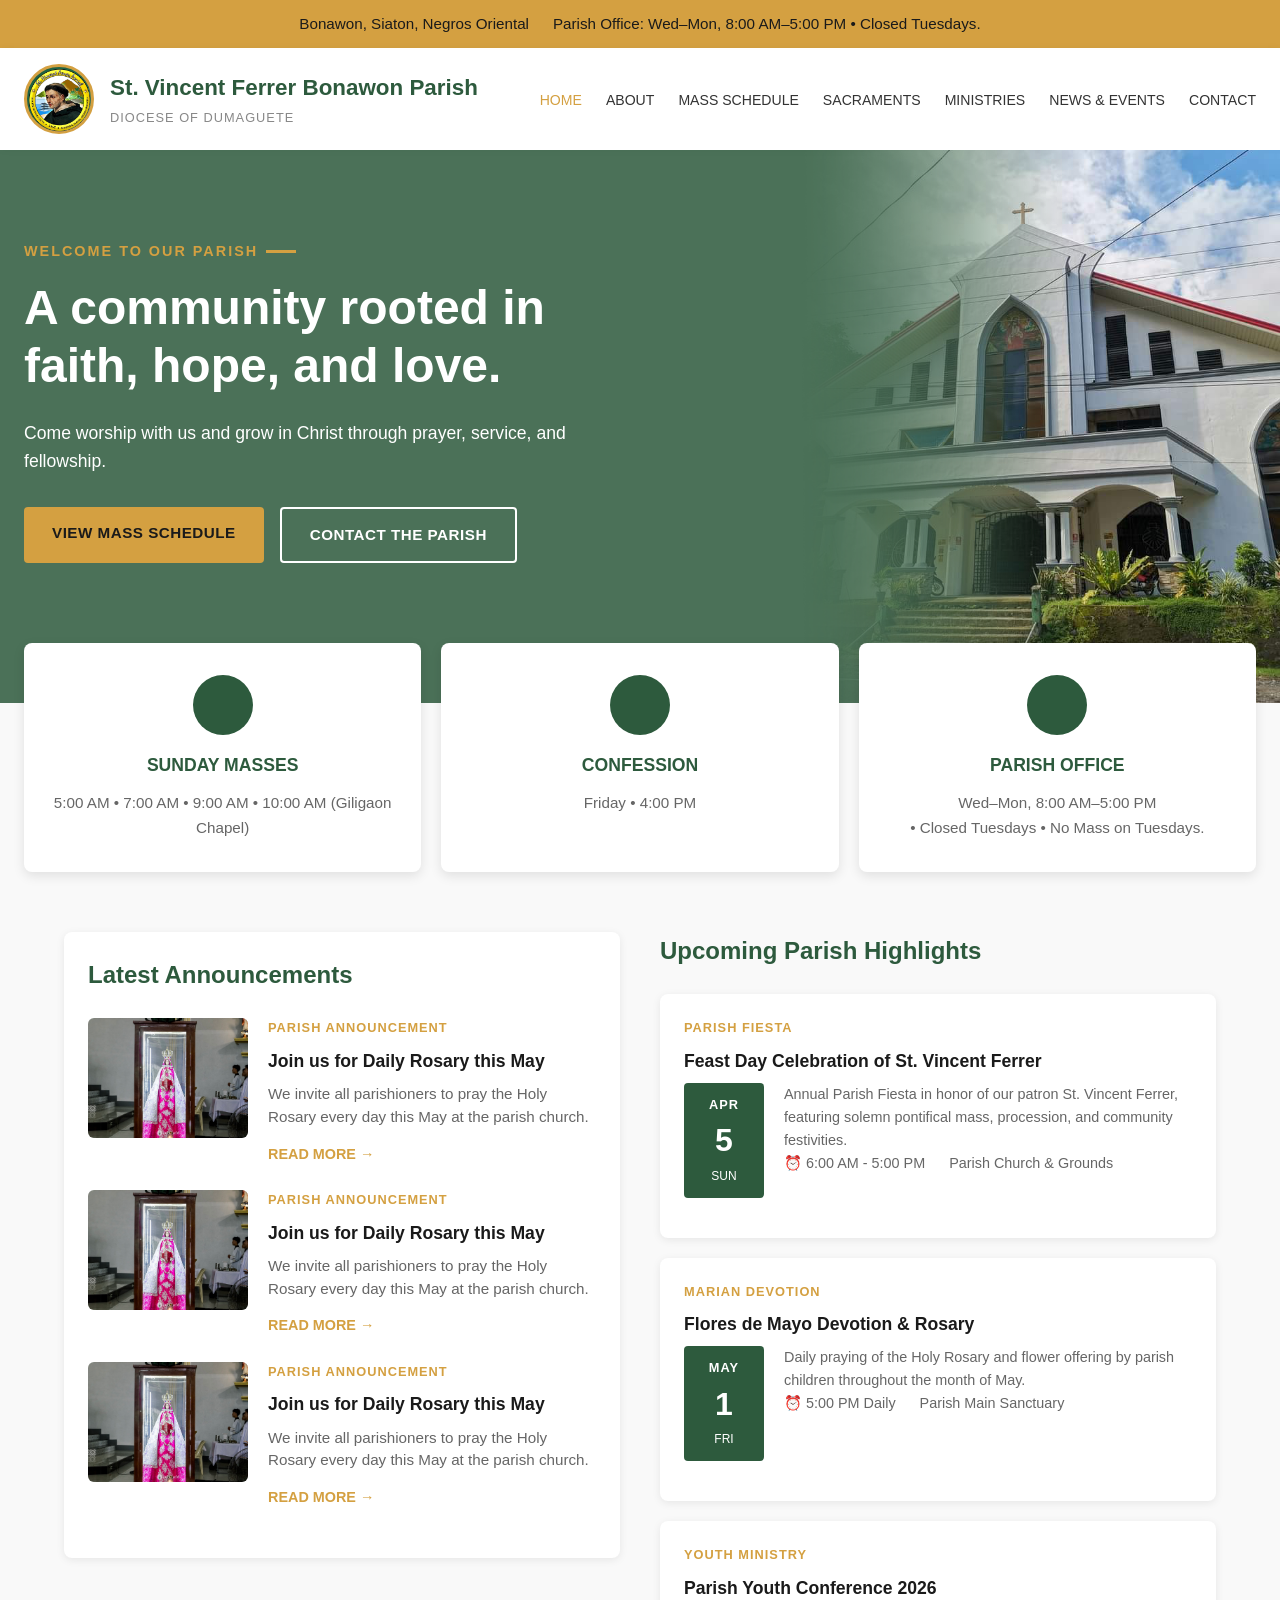
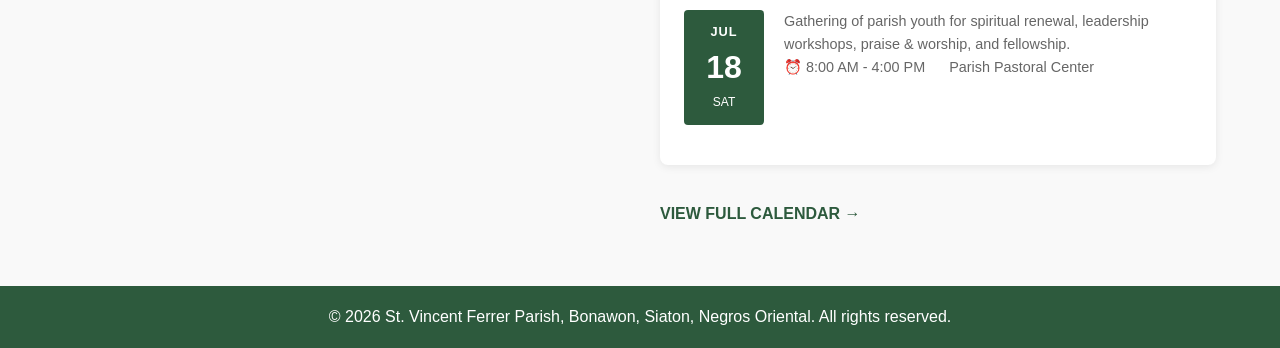
<file: index.html>
<!DOCTYPE html>
<html lang="en">

<head>
    <meta charset="UTF-8" />
    <meta name="viewport" content="width=device-width, initial-scale=1.0" />
    <meta name="description"
        content="Welcome to the Parish of St. Vincent Ferrer in Bonawon, Siaton, Negros Oriental." />
    <link rel="stylesheet" href="css/styles.css" />
    <title>St. Vincent Ferrer Parish | Bonawon, Siaton</title>
</head>

<body>
    <div class="top-bar">
        <div class="top-bar-item">Bonawon, Siaton, Negros Oriental</div>
        <div class="top-bar-item">Parish Office: Wed–Mon, 8:00 AM–5:00 PM • Closed Tuesdays.</div>
    </div>

    <nav>
        <div class="logo-section">
            <div class="logo"><img src="images/logos/svf-bonawon-logo.png" alt="Parish Logo" class="svf-logo-img"></div>
            <div class="parish-name">
                <h1>St. Vincent Ferrer Bonawon Parish</h1>
                <p>DIOCESE OF DUMAGUETE</p>
            </div>
        </div>
        <button class="menu-toggle" aria-label="Toggle navigation" aria-expanded="false">
            <span></span>
            <span></span>
            <span></span>
        </button>
        <ul class="nav-links">
            <li><a href="index.html" class="active">HOME</a></li>
            <li><a href="about.html">ABOUT</a></li>
            <li><a href="mass-schedule.html">MASS SCHEDULE</a></li>
            <li><a href="sacraments.html">SACRAMENTS</a></li>
            <li><a href="ministries.html">MINISTRIES</a></li>
            <li><a href="news.html">NEWS & EVENTS</a></li>
            <li><a href="contact.html">CONTACT</a></li>
            <!--<li><a href="admin.html">ADMIN PORTAL</a></li>-->
        </ul>
    </nav>

    <section class="hero">
        <div class="hero-content">
            <div class="hero-label">WELCOME TO OUR PARISH</div>
            <h2>A community rooted in faith, hope, and love.</h2>
            <p>Come worship with us and grow in Christ through prayer, service, and fellowship.</p>
            <div class="cta-buttons">
                <a href="mass-schedule.html" class="btn btn-primary">VIEW MASS SCHEDULE</a>
                <a href="contact.html" class="btn btn-secondary">CONTACT THE PARISH</a>
            </div>
        </div>
        <div class="hero-image"><img src="images/St. Vincent Ferrer Parish - Bonawon, Siaton, Negros Oriental.png"
                alt="Parish Image"></div>
    </section>

    <div class="quick-info">
        <div class="info-card">
            <div class="info-icon"><!-- icons --></div>
            <h3>SUNDAY MASSES</h3>
            <p>5:00 AM • 7:00 AM • 9:00 AM • 10:00 AM (Giligaon Chapel)</p>
        </div>
        <div class="info-card">
            <div class="info-icon"><!-- icons --></div>
            <h3>CONFESSION</h3>
            <p>Friday • 4:00 PM</p>
        </div>
        <div class="info-card">
            <div class="info-icon"><!-- icons --></div>
            <h3>PARISH OFFICE</h3>
            <p>Wed–Mon, 8:00 AM–5:00 PM<br>• Closed Tuesdays • No Mass on Tuesdays.</p>
        </div>
    </div>

    <section class="content-section">
        <div class="two-column">
            <div>
                <div class="announcement-box">
                    <!-- Content will be rendered by JavaScript -->
                </div>
            </div>
            <div>
                <div class="events-box">
                    <!-- Content will be rendered by JavaScript -->
                </div>
            </div>
        </div>
    </section>

    <footer>
        <p>&copy; 2026 St. Vincent Ferrer Parish, Bonawon, Siaton, Negros Oriental. All rights reserved.</p>
    </footer>

    <script src="js/data.js"></script>
    <script src="js/api.js"></script>
    <script src="js/render.js"></script>
    <script src="js/menu.js"></script>
</body>

</html>
</file>
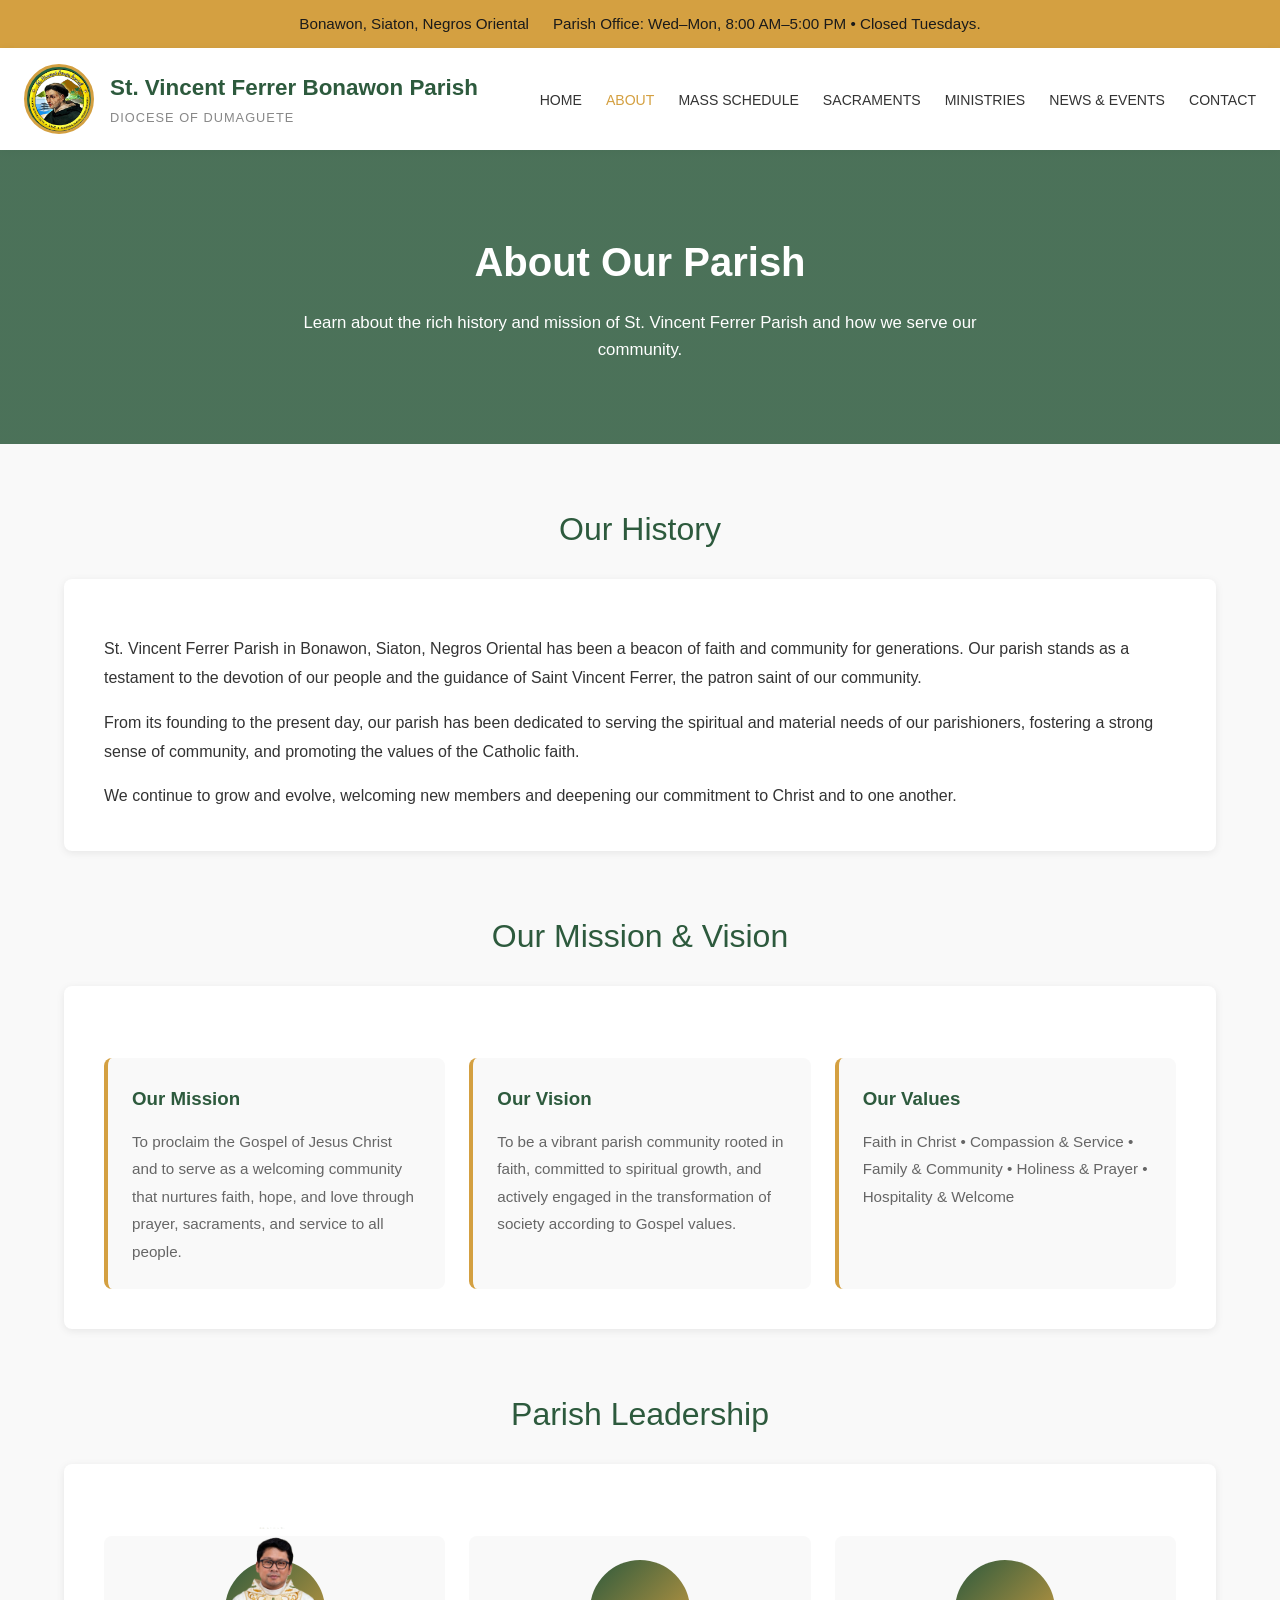
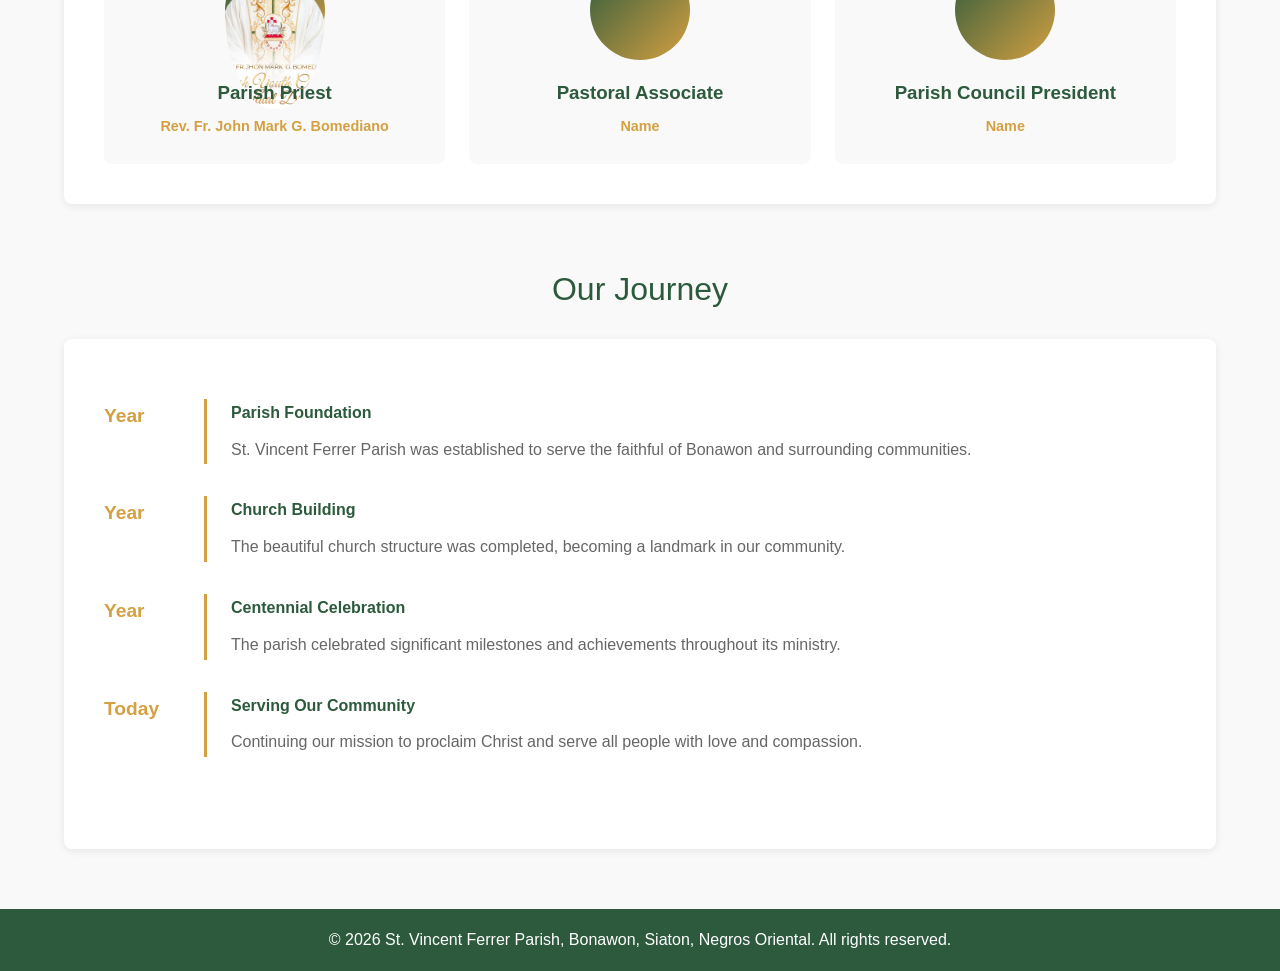
<file: about.html>
<!DOCTYPE html>
<html lang="en">
<head>
    <meta charset="UTF-8" />
    <meta name="viewport" content="width=device-width, initial-scale=1.0" />
    <meta name="description" content="About the Parish of St. Vincent Ferrer in Bonawon, Siaton, Negros Oriental." />
    <link rel="stylesheet" href="css/styles.css" />
    <title>About Us | St. Vincent Ferrer Parish</title>
    <style>
        .about-hero {
            background: linear-gradient(rgba(45, 90, 61, 0.85), rgba(45, 90, 61, 0.85)),
                        url("https://images.unsplash.com/photo-1504198266158-93030b3e3d3d?auto=format&fit=crop&w=1200&q=80") center/cover;
            color: white;
            padding: 80px 24px;
            text-align: center;
        }

        .about-hero h1 {
            font-size: 2.5rem;
            margin: 0 0 16px 0;
        }

        .about-hero p {
            font-size: 1.05rem;
            max-width: 700px;
            margin: 0 auto;
        }

        .about-section {
            max-width: 1200px;
            margin: 60px auto;
            padding: 0 24px;
        }

        .section-title {
            font-size: 2rem;
            color: #2d5a3d;
            margin-bottom: 24px;
            text-align: center;
        }

        .section-content {
            background: white;
            padding: 40px;
            border-radius: 8px;
            box-shadow: 0 2px 8px rgba(0,0,0,0.08);
            line-height: 1.8;
            color: #333;
        }

        .section-content p {
            margin-bottom: 16px;
            font-size: 1rem;
        }

        .section-content p:last-child {
            margin-bottom: 0;
        }

        .values-grid {
            display: grid;
            grid-template-columns: repeat(3, 1fr);
            gap: 24px;
            margin-top: 32px;
        }

        .value-card {
            background: #f9f9f9;
            padding: 24px;
            border-radius: 8px;
            border-left: 4px solid #d4a041;
        }

        .value-card h3 {
            color: #2d5a3d;
            margin-top: 0;
            margin-bottom: 12px;
        }

        .value-card p {
            margin: 0;
            color: #666;
            font-size: 0.95rem;
        }

        .leadership-grid {
            display: grid;
            grid-template-columns: repeat(3, 1fr);
            gap: 24px;
            margin-top: 32px;
        }

        .leadership-card {
            background: #f9f9f9;
            padding: 24px;
            border-radius: 8px;
            text-align: center;
        }

        .leadership-card .avatar {
            width: 100px;
            height: 100px;
            background: linear-gradient(135deg, #2d5a3d, #d4a041);
            border-radius: 50%;
            margin: 0 auto 16px;
            display: flex;
            align-items: center;
            justify-content: center;
            color: white;
            font-size: 40px;
        }

        .leadership-card h3 {
            color: #2d5a3d;
            margin: 12px 0 4px 0;
        }

        .leadership-card p {
            margin: 0;
            color: #d4a041;
            font-weight: 600;
            font-size: 0.9rem;
        }

        .fr-image {
            width: 200px;
            height: 200px;
            border-radius: 50%;
            object-fit: cover;
        }

        .timeline {
            position: relative;
            padding: 20px 0;
        }

        .timeline-item {
            display: flex;
            margin-bottom: 32px;
        }

        .timeline-item .year {
            width: 100px;
            font-weight: 700;
            color: #d4a041;
            font-size: 1.2rem;
        }

        .timeline-item .content {
            flex: 1;
            border-left: 3px solid #d4a041;
            padding-left: 24px;
        }

        .timeline-item h4 {
            margin: 0 0 8px 0;
            color: #2d5a3d;
        }

        .timeline-item p {
            margin: 0;
            color: #666;
        }

        @media (max-width: 768px) {
            .values-grid,
            .leadership-grid {
                grid-template-columns: 1fr;
            }

            .about-hero h1 {
                font-size: 1.8rem;
            }

            .section-content {
                padding: 24px;
            }
        }
    </style>
</head>
<body>
    <div class="top-bar">
        <div class="top-bar-item">Bonawon, Siaton, Negros Oriental</div>
        <div class="top-bar-item">Parish Office: Wed–Mon, 8:00 AM–5:00 PM • Closed Tuesdays.</div>
    </div>

    <nav>
        <div class="logo-section">
            <div class="logo"><img src="images/logos/svf-bonawon-logo.png" alt="Parish Logo" class="svf-logo-img"></div>
            <div class="parish-name">
                <h1>St. Vincent Ferrer Bonawon Parish</h1>
                <p>DIOCESE OF DUMAGUETE</p>
            </div>
        </div>
        <button class="menu-toggle" aria-label="Toggle navigation" aria-expanded="false">
            <span></span>
            <span></span>
            <span></span>
        </button>
        <ul class="nav-links">
            <li><a href="index.html">HOME</a></li>
            <li><a href="about.html" class="active">ABOUT</a></li>
            <li><a href="mass-schedule.html">MASS SCHEDULE</a></li>
            <li><a href="sacraments.html">SACRAMENTS</a></li>
            <li><a href="ministries.html">MINISTRIES</a></li>
            <li><a href="news.html">NEWS & EVENTS</a></li>
            <li><a href="contact.html">CONTACT</a></li>
        </ul>
    </nav>

    <section class="about-hero">
        <h1>About Our Parish</h1>
        <p>Learn about the rich history and mission of St. Vincent Ferrer Parish and how we serve our community.</p>
    </section>

    <section class="about-section">
        <div class="section-title">Our History</div>
        <div class="section-content">
            <p>St. Vincent Ferrer Parish in Bonawon, Siaton, Negros Oriental has been a beacon of faith and community for generations. Our parish stands as a testament to the devotion of our people and the guidance of Saint Vincent Ferrer, the patron saint of our community.</p>
            <p>From its founding to the present day, our parish has been dedicated to serving the spiritual and material needs of our parishioners, fostering a strong sense of community, and promoting the values of the Catholic faith.</p>
            <p>We continue to grow and evolve, welcoming new members and deepening our commitment to Christ and to one another.</p>
        </div>
    </section>

    <section class="about-section">
        <div class="section-title">Our Mission & Vision</div>
        <div class="section-content">
            <div class="values-grid">
                <div class="value-card">
                    <h3>Our Mission</h3>
                    <p>To proclaim the Gospel of Jesus Christ and to serve as a welcoming community that nurtures faith, hope, and love through prayer, sacraments, and service to all people.</p>
                </div>
                <div class="value-card">
                    <h3>Our Vision</h3>
                    <p>To be a vibrant parish community rooted in faith, committed to spiritual growth, and actively engaged in the transformation of society according to Gospel values.</p>
                </div>
                <div class="value-card">
                    <h3>Our Values</h3>
                    <p>Faith in Christ • Compassion & Service • Family & Community • Holiness & Prayer • Hospitality & Welcome</p>
                </div>
            </div>
        </div>
    </section>

    <section class="about-section">
        <div class="section-title">Parish Leadership</div>
        <div class="section-content">
            <div class="leadership-grid">
                <div class="leadership-card">
                    <div class="avatar"><img src="images/fr. bomediano.png" class="fr-image" alt="Parish Priest"></div>
                    <h3>Parish Priest</h3>
                    <p>Rev. Fr. John Mark G. Bomediano</p>
                </div>
                <div class="leadership-card">
                    <div class="avatar"> <!-- image here--> </div>
                    <h3>Pastoral Associate</h3>
                    <p>Name</p>
                </div>
                <div class="leadership-card">
                    <div class="avatar"> <!-- image here--> </div>
                    <h3>Parish Council President</h3>
                    <p>Name</p>
                </div>
            </div>
        </div>
    </section>

    <section class="about-section">
        <div class="section-title">Our Journey</div>
        <div class="section-content">
            <div class="timeline">
                <div class="timeline-item">
                    <div class="year">Year</div>
                    <div class="content">
                        <h4>Parish Foundation</h4>
                        <p>St. Vincent Ferrer Parish was established to serve the faithful of Bonawon and surrounding communities.</p>
                    </div>
                </div>
                <div class="timeline-item">
                    <div class="year">Year</div>
                    <div class="content">
                        <h4>Church Building</h4>
                        <p>The beautiful church structure was completed, becoming a landmark in our community.</p>
                    </div>
                </div>
                <div class="timeline-item">
                    <div class="year">Year</div>
                    <div class="content">
                        <h4>Centennial Celebration</h4>
                        <p>The parish celebrated significant milestones and achievements throughout its ministry.</p>
                    </div>
                </div>
                <div class="timeline-item">
                    <div class="year">Today</div>
                    <div class="content">
                        <h4>Serving Our Community</h4>
                        <p>Continuing our mission to proclaim Christ and serve all people with love and compassion.</p>
                    </div>
                </div>
            </div>
        </div>
    </section>

    <footer>
        <p>&copy; 2026 St. Vincent Ferrer Parish, Bonawon, Siaton, Negros Oriental. All rights reserved.</p>
    </footer>

    <script src="js/menu.js"></script>
</body>
</html>
</file>
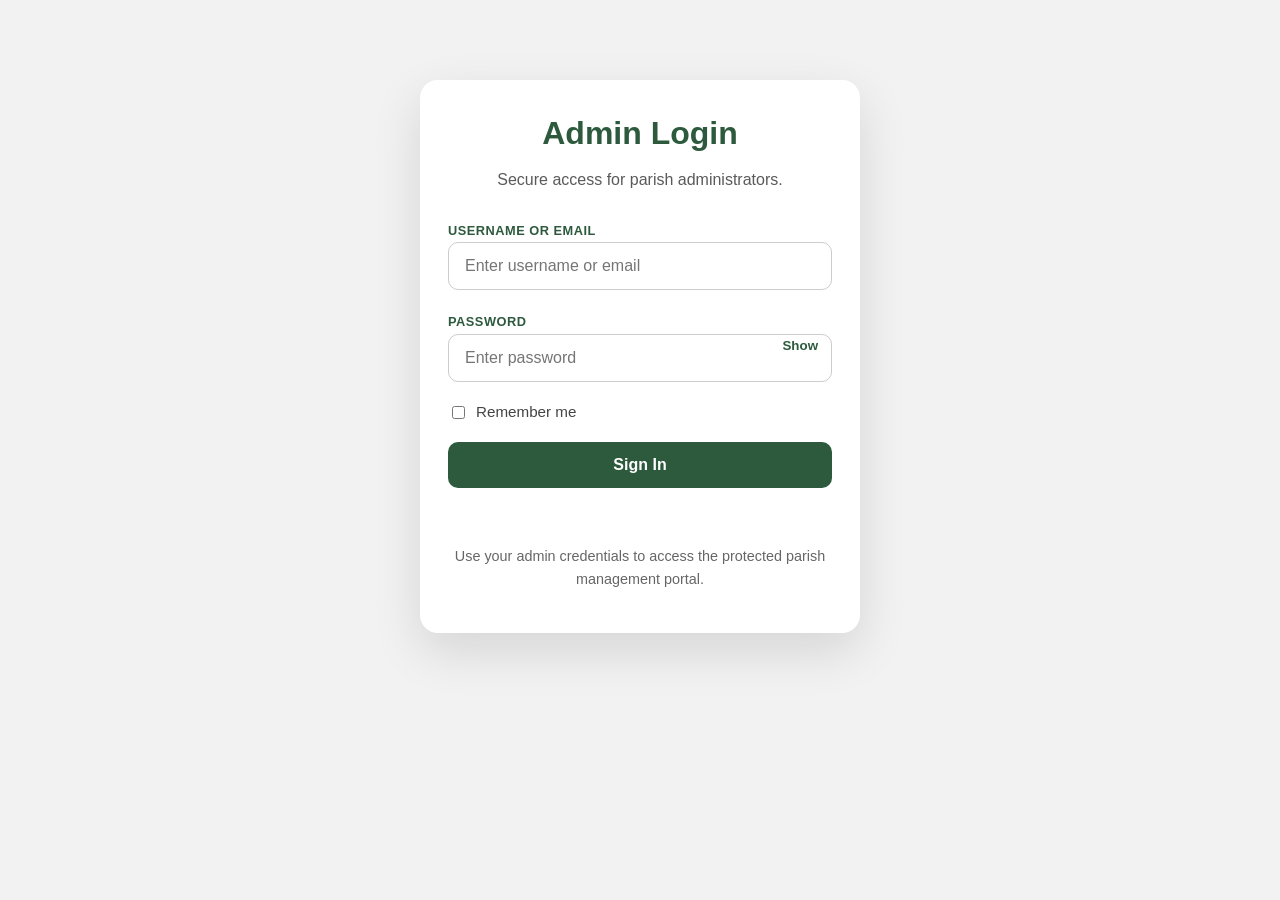
<file: login.html>
<!DOCTYPE html>
<html lang="en">
<head>
    <meta charset="UTF-8" />
    <meta name="viewport" content="width=device-width, initial-scale=1.0" />
    <title>Admin Login | St. Vincent Ferrer Parish</title>
    <link rel="stylesheet" href="css/styles.css" />
    <style>
        body { background: #f2f2f2; }
        .login-wrapper { max-width: 440px; margin: 80px auto; padding: 28px; background: white; border-radius: 18px; box-shadow: 0 18px 50px rgba(0,0,0,0.12); }
        .login-header { text-align: center; margin-bottom: 24px; }
        .login-header h1 { margin: 0; color: #2d5a3d; font-size: 2rem; }
        .login-header p { margin: 8px 0 0; color: #5a5a5a; }
        .login-form { display: grid; gap: 18px; }
        .form-group label { font-weight: 600; color: #2d5a3d; text-transform: uppercase; font-size: 0.8rem; letter-spacing: 0.5px; }
        .login-input { width: 100%; padding: 14px 16px; border: 1px solid #ccc; border-radius: 10px; font-size: 1rem; }
        .password-field { position: relative; }
        .password-toggle { position: absolute; right: 14px; top: 50%; transform: translateY(-50%); border: none; background: transparent; color: #2d5a3d; cursor: pointer; font-weight: 700; padding: 0; }
        .login-actions { display: flex; align-items: center; justify-content: space-between; gap: 10px; flex-wrap: wrap; }
        .login-actions label { display: flex; align-items: center; gap: 8px; font-size: 0.95rem; color: #444; }
        .btn-login { width: 100%; padding: 14px 18px; border: none; border-radius: 10px; background: #2d5a3d; color: white; font-weight: 700; font-size: 1rem; cursor: pointer; transition: background 0.2s ease; }
        .btn-login:hover { background: #1e3f2a; }
        .login-message { min-height: 24px; font-size: 0.95rem; color: #d9534f; }
        .login-note { color: #666; font-size: 0.9rem; text-align: center; }
        @media (max-width: 520px) { .login-wrapper { margin: 40px 16px; } }
    </style>
</head>
<body>
    <div class="login-wrapper">
        <div class="login-header">
            <h1>Admin Login</h1>
            <p>Secure access for parish administrators.</p>
        </div>
        <form id="login-form" class="login-form" autocomplete="off">
            <div class="form-group">
                <label for="login-username">Username or Email</label>
                <input id="login-username" name="username" type="text" class="login-input" placeholder="Enter username or email" required />
            </div>
            <div class="form-group password-field">
                <label for="login-password">Password</label>
                <input id="login-password" name="password" type="password" class="login-input" placeholder="Enter password" required />
                <button type="button" id="toggle-password" class="password-toggle">Show</button>
            </div>
            <div class="login-actions">
                <label><input id="remember-me" type="checkbox" /> Remember me</label>
            </div>
            <button type="submit" id="login-submit" class="btn-login">Sign In</button>
            <div id="login-message" class="login-message"></div>
        </form>
        <p class="login-note">Use your admin credentials to access the protected parish management portal.</p>
    </div>
    <script src="js/auth.js"></script>
</body>
</html>
</file>
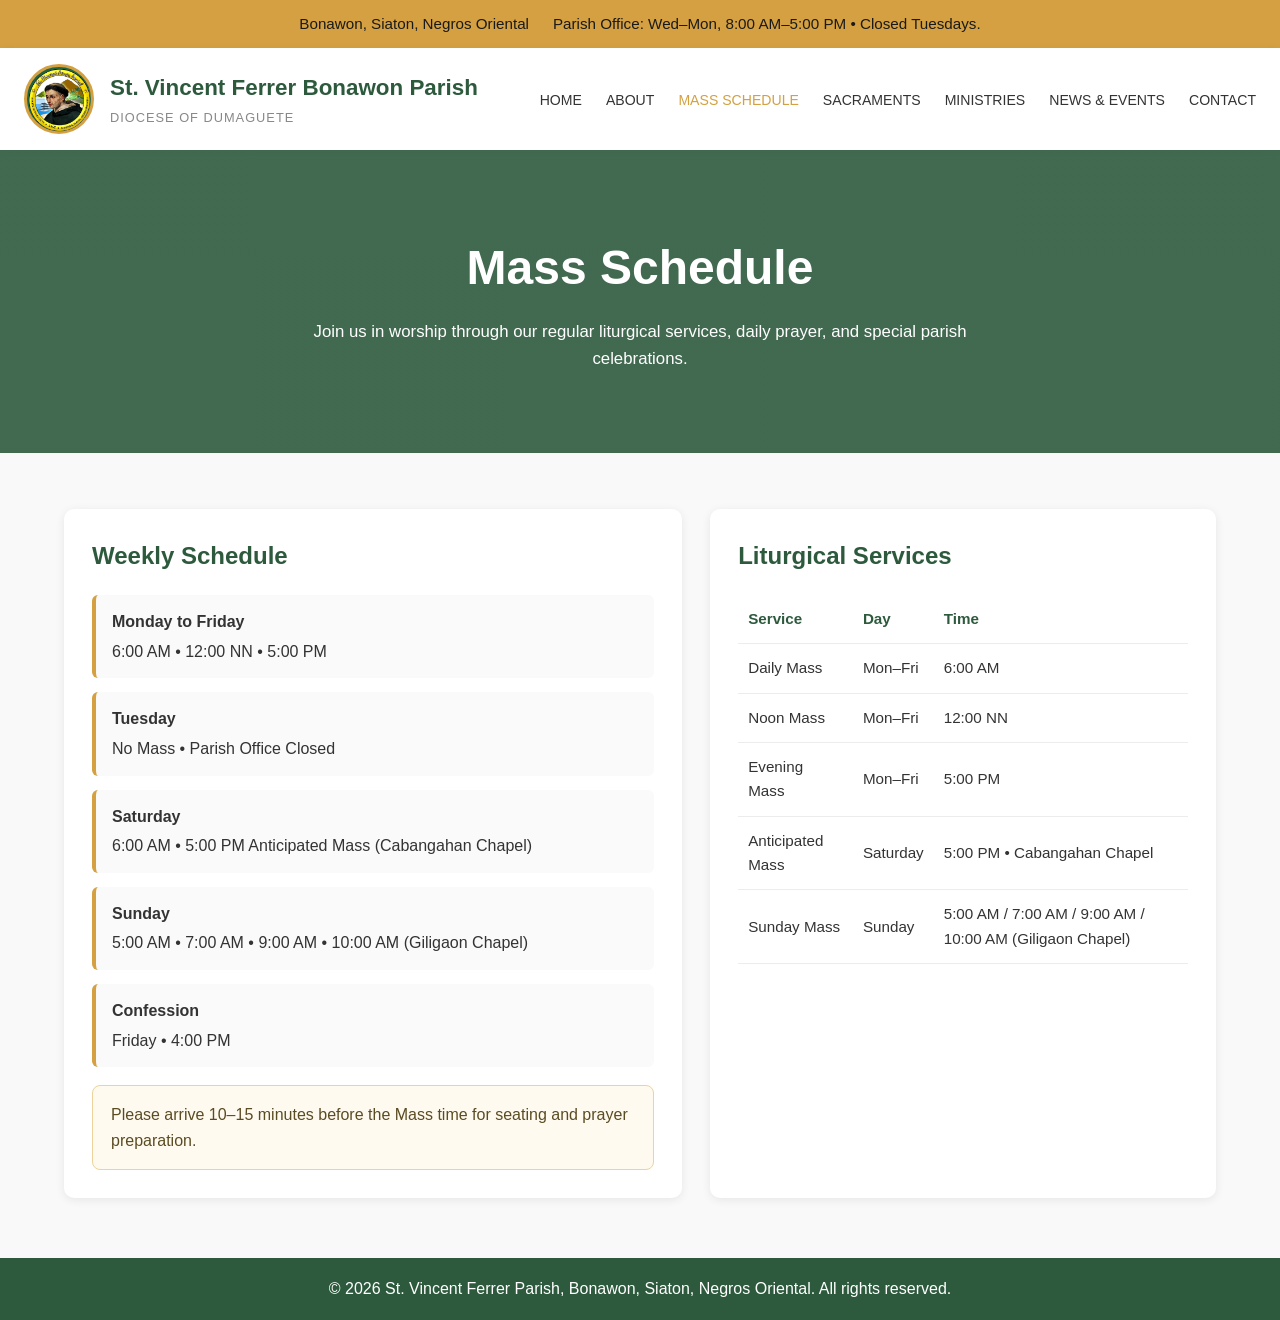
<file: mass-schedule.html>
<!DOCTYPE html>
<html lang="en">
<head>
    <meta charset="UTF-8" />
    <meta name="viewport" content="width=device-width, initial-scale=1.0" />
    <meta name="description" content="Mass schedule and liturgical services at St. Vincent Ferrer Parish in Bonawon, Siaton." />
    <link rel="stylesheet" href="css/styles.css" />
    <title>Mass Schedule | St. Vincent Ferrer Parish</title>
    <style>
        .page-hero {
            background: linear-gradient(rgba(45, 90, 61, 0.90), rgba(45, 90, 61, 0.90));
            color: white;
            padding: 80px 24px;
            text-align: center;
        }

        .page-hero h1 {
            margin: 0 0 12px 0;
            font-size: clamp(2rem, 4vw, 3rem);
        }

        .page-hero p {
            max-width: 700px;
            margin: 0 auto;
            font-size: 1.05rem;
        }

        .schedule-section {
            max-width: 1200px;
            margin: 56px auto;
            padding: 0 24px;
        }

        .schedule-grid {
            display: grid;
            grid-template-columns: 1.1fr 0.9fr;
            gap: 28px;
        }

        .card {
            background: white;
            border-radius: 10px;
            box-shadow: 0 2px 10px rgba(0,0,0,0.08);
            padding: 28px;
        }

        .card h2,
        .card h3 {
            color: #2d5a3d;
            margin-top: 0;
        }

        .schedule-list {
            display: grid;
            gap: 14px;
        }

        .schedule-item {
            border-left: 4px solid #d4a041;
            background: #fafafa;
            padding: 14px 16px;
            border-radius: 6px;
        }

        .schedule-item strong {
            display: block;
            margin-bottom: 4px;
        }

        .notice {
            background: #fffaf0;
            border: 1px solid #edd39b;
            border-radius: 8px;
            padding: 16px 18px;
            color: #5a4c22;
            margin-top: 18px;
        }

        .service-table {
            width: 100%;
            border-collapse: collapse;
            font-size: 0.95rem;
        }

        .service-table th,
        .service-table td {
            padding: 12px 10px;
            text-align: left;
            border-bottom: 1px solid #ececec;
        }

        .service-table th {
            color: #2d5a3d;
        }

        @media (max-width: 860px) {
            .schedule-grid {
                grid-template-columns: 1fr;
            }
        }
    </style>
</head>
<body>
    <div class="top-bar">
        <div class="top-bar-item">Bonawon, Siaton, Negros Oriental</div>
        <div class="top-bar-item">Parish Office: Wed–Mon, 8:00 AM–5:00 PM • Closed Tuesdays.</div>
    </div>

    <nav>
        <div class="logo-section">
            <div class="logo"><img src="images/logos/svf-bonawon-logo.png" alt="Parish Logo" class="svf-logo-img"></div>
            <div class="parish-name">
                <h1>St. Vincent Ferrer Bonawon Parish</h1>
                <p>DIOCESE OF DUMAGUETE</p>
            </div>
        </div>
        <button class="menu-toggle" aria-label="Toggle navigation" aria-expanded="false">
            <span></span><span></span><span></span>
        </button>
        <ul class="nav-links">
            <li><a href="index.html">HOME</a></li>
            <li><a href="about.html">ABOUT</a></li>
            <li><a href="mass-schedule.html" class="active">MASS SCHEDULE</a></li>
            <li><a href="sacraments.html">SACRAMENTS</a></li>
            <li><a href="ministries.html">MINISTRIES</a></li>
            <li><a href="news.html">NEWS & EVENTS</a></li>
            <li><a href="contact.html">CONTACT</a></li>
        </ul>
    </nav>

    <section class="page-hero">
        <h1>Mass Schedule</h1>
        <p>Join us in worship through our regular liturgical services, daily prayer, and special parish celebrations.</p>
    </section>

    <section class="schedule-section">
        <div class="schedule-grid">
            <div class="card">
                <h2>Weekly Schedule</h2>
                <div class="schedule-list">
                    <div class="schedule-item">
                        <strong>Monday to Friday</strong>
                        <span>6:00 AM • 12:00 NN • 5:00 PM</span>
                    </div>
                    <div class="schedule-item">
                        <strong>Tuesday</strong>
                        <span>No Mass • Parish Office Closed</span>
                    </div>
                    <div class="schedule-item">
                        <strong>Saturday</strong>
                        <span>6:00 AM • 5:00 PM Anticipated Mass (Cabangahan Chapel)</span>
                    </div>
                    <div class="schedule-item">
                        <strong>Sunday</strong>
                        <span>5:00 AM • 7:00 AM • 9:00 AM • 10:00 AM (Giligaon Chapel)</span>
                    </div>
                    <div class="schedule-item">
                        <strong>Confession</strong>
                        <span>Friday • 4:00 PM</span>
                    </div>
                </div>
                <div class="notice">
                    Please arrive 10–15 minutes before the Mass time for seating and prayer preparation.
                </div>
            </div>

            <div class="card">
                <h2>Liturgical Services</h2>
                <table class="service-table">
                    <thead>
                        <tr>
                            <th>Service</th>
                            <th>Day</th>
                            <th>Time</th>
                        </tr>
                    </thead>
                    <tbody>
                        <tr>
                            <td>Daily Mass</td>
                            <td>Mon–Fri</td>
                            <td>6:00 AM</td>
                        </tr>
                        <tr>
                            <td>Noon Mass</td>
                            <td>Mon–Fri</td>
                            <td>12:00 NN</td>
                        </tr>
                        <tr>
                            <td>Evening Mass</td>
                            <td>Mon–Fri</td>
                            <td>5:00 PM</td>
                        </tr>
                        <tr>
                            <td>Anticipated Mass</td>
                            <td>Saturday</td>
                            <td>5:00 PM • Cabangahan Chapel</td>
                        </tr>
                        <tr>
                            <td>Sunday Mass</td>
                            <td>Sunday</td>
                            <td>5:00 AM / 7:00 AM / 9:00 AM / 10:00 AM (Giligaon Chapel)</td>
                        </tr>
                    </tbody>
                </table>
            </div>
        </div>
    </section>

    <footer>
        <p>&copy; 2026 St. Vincent Ferrer Parish, Bonawon, Siaton, Negros Oriental. All rights reserved.</p>
    </footer>

    <script src="js/menu.js"></script>
</body>
</html>
</file>
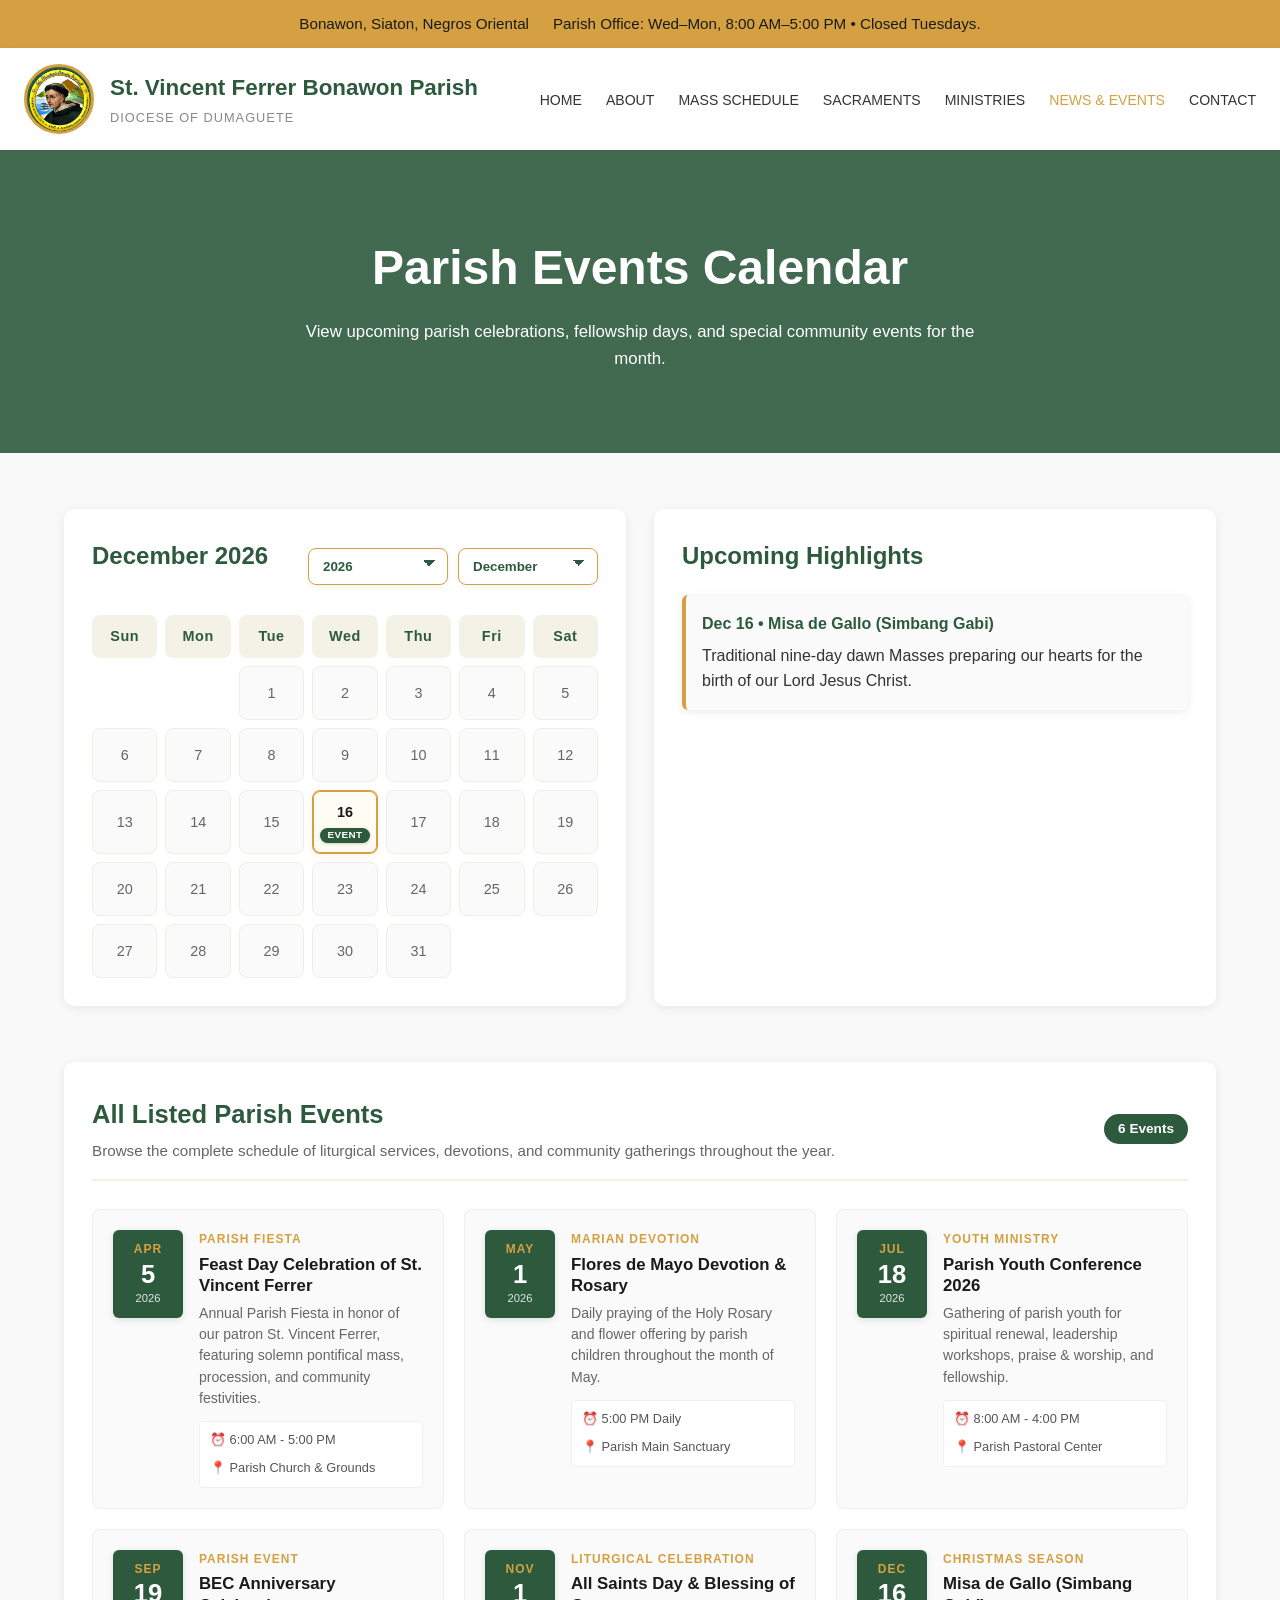
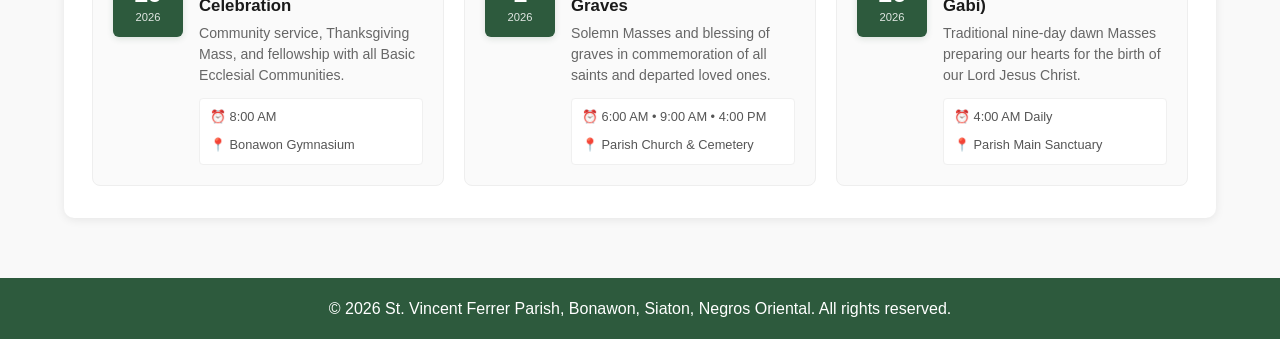
<file: news.html>
<!DOCTYPE html>
<html lang="en">

<head>
    <meta charset="UTF-8" />
    <meta name="viewport" content="width=device-width, initial-scale=1.0" />
    <meta name="description"
        content="Parish event calendar and news for St. Vincent Ferrer Parish in Bonawon, Siaton." />
    <link rel="stylesheet" href="css/styles.css" />
    <title>News & Events | St. Vincent Ferrer Parish</title>
    <style>
        .page-hero {
            background: linear-gradient(rgba(45, 90, 61, 0.90), rgba(45, 90, 61, 0.90));
            color: white;
            padding: 80px 24px;
            text-align: center;
        }

        .page-hero h1 {
            margin: 0 0 12px 0;
            font-size: clamp(2rem, 4vw, 3rem);
        }

        .page-hero p {
            max-width: 720px;
            margin: 0 auto;
            font-size: 1.05rem;
        }

        .calendar-section {
            max-width: 1200px;
            margin: 56px auto;
            padding: 0 24px;
        }

        .calendar-layout {
            display: grid;
            grid-template-columns: 1fr 1fr;
            gap: 28px;
        }

        .calendar-card,
        .event-card {
            background: white;
            border-radius: 10px;
            box-shadow: 0 2px 10px rgba(0, 0, 0, 0.08);
            padding: 28px;
        }

        .calendar-card h2,
        .event-card h2 {
            color: #2d5a3d;
            margin-top: 0;
        }

        .calendar-card {
            overflow: hidden;
        }

        .calendar-header {
            display: flex;
            align-items: center;
            justify-content: space-between;
            gap: 12px;
            margin-bottom: 20px;
            flex-wrap: wrap;
        }

        .calendar-controls {
            display: flex;
            gap: 8px;
        }

        .calendar-controls {
            display: flex;
            gap: 10px;
            flex-wrap: wrap;
            align-items: center;
        }

        .calendar-controls select {
            appearance: none;
            border: 1px solid #d4a041;
            background: linear-gradient(180deg, #ffffff 0%, #fbfaf6 100%);
            color: #2d5a3d;
            border-radius: 8px;
            padding: 10px 36px 10px 14px;
            cursor: pointer;
            font-weight: 600;
            min-width: 140px;
            box-shadow: 0 2px 6px rgba(0, 0, 0, 0.05);
            background-image:
                linear-gradient(45deg, transparent 50%, #2d5a3d 50%),
                linear-gradient(135deg, #2d5a3d 50%, transparent 50%);
            background-position:
                calc(100% - 18px) calc(50% - 3px),
                calc(100% - 12px) calc(50% - 3px);
            background-size: 6px 6px, 6px 6px;
            background-repeat: no-repeat;
        }

        .month-grid {
            display: grid;
            grid-template-columns: repeat(7, 1fr);
            gap: 8px;
            text-align: center;
        }

        .day-name,
        .day-cell {
            padding: 10px 0;
            border-radius: 8px;
            font-size: 0.9rem;
        }

        .day-name {
            background: #f4f1e7;
            color: #2d5a3d;
            font-weight: 700;
            letter-spacing: 0.04em;
        }

        .day-cell {
            background: #fafafa;
            border: 1px solid #f0ede4;
            min-height: 54px;
            display: flex;
            flex-direction: column;
            align-items: center;
            justify-content: center;
            gap: 4px;
            color: #666;
            transition: all 0.2s ease;
            position: relative;
            border-radius: 8px;
        }

        .day-cell.empty {
            background: transparent;
            border: none;
            box-shadow: none;
            pointer-events: none;
        }

        .day-cell:hover:not(.empty) {
            background: #ffffff;
            border-color: #d4a041;
            transform: translateY(-1px);
            box-shadow: 0 3px 8px rgba(0, 0, 0, 0.05);
        }

        .day-cell.has-event {
            background: #fffcf4;
            border-color: #d4a041;
            color: #1a1a1a;
            font-weight: 700;
            box-shadow: inset 0 0 0 1px #d4a041, 0 2px 6px rgba(212, 160, 65, 0.12);
        }

        .day-cell .event-pill {
            background: #2d5a3d;
            color: #ffffff;
            font-size: 0.62rem;
            font-weight: 700;
            padding: 2px 7px;
            border-radius: 10px;
            letter-spacing: 0.04em;
            text-transform: uppercase;
            line-height: 1.1;
            white-space: nowrap;
            box-shadow: 0 1px 3px rgba(45, 90, 61, 0.25);
        }

        .event-list {
            display: grid;
            gap: 16px;
        }

        .event-item {
            border-left: 4px solid #d4a041;
            background: #fafafa;
            padding: 16px;
            border-radius: 6px;
        }

        .event-item strong {
            display: block;
            margin-bottom: 6px;
            color: #2d5a3d;
        }

        @media (max-width: 860px) {
            .calendar-layout {
                grid-template-columns: 1fr;
            }
        }

        /* All Events Section Styles */
        .all-events-section {
            max-width: 1200px;
            margin: 0 auto 60px auto;
            padding: 0 24px;
        }

        .all-events-card {
            background: white;
            border-radius: 10px;
            box-shadow: 0 2px 10px rgba(0, 0, 0, 0.08);
            padding: 32px 28px;
        }

        .all-events-header {
            display: flex;
            justify-content: space-between;
            align-items: center;
            flex-wrap: wrap;
            gap: 16px;
            margin-bottom: 28px;
            border-bottom: 2px solid #f4f1e7;
            padding-bottom: 16px;
        }

        .all-events-header h2 {
            color: #2d5a3d;
            margin: 0;
            font-size: 1.6rem;
        }

        .all-events-count {
            background: #2d5a3d;
            color: white;
            padding: 4px 14px;
            border-radius: 20px;
            font-size: 0.85rem;
            font-weight: 600;
        }

        .all-events-grid {
            display: grid;
            grid-template-columns: repeat(auto-fill, minmax(320px, 1fr));
            gap: 20px;
        }

        .all-event-card-item {
            background: #fafafa;
            border-radius: 8px;
            border: 1px solid #eee;
            padding: 20px;
            display: flex;
            gap: 16px;
            transition: all 0.25s ease;
        }

        .all-event-card-item:hover {
            transform: translateY(-2px);
            border-color: #d4a041;
            box-shadow: 0 4px 12px rgba(0, 0, 0, 0.06);
            background: #ffffff;
        }

        .all-event-date-badge {
            background: #2d5a3d;
            color: white;
            border-radius: 6px;
            padding: 10px;
            text-align: center;
            min-width: 70px;
            height: fit-content;
            flex-shrink: 0;
            box-shadow: 0 2px 6px rgba(45, 90, 61, 0.15);
        }

        .all-event-date-badge .month {
            font-size: 0.75rem;
            font-weight: 700;
            letter-spacing: 1px;
            color: #d4a041;
            text-transform: uppercase;
        }

        .all-event-date-badge .day {
            font-size: 1.6rem;
            font-weight: 800;
            line-height: 1.1;
        }

        .all-event-date-badge .year {
            font-size: 0.7rem;
            opacity: 0.85;
            margin-top: 2px;
        }

        .all-event-info {
            flex: 1;
        }

        .all-event-category {
            color: #d4a041;
            font-size: 0.75rem;
            font-weight: 700;
            letter-spacing: 1px;
            text-transform: uppercase;
            margin-bottom: 4px;
        }

        .all-event-title {
            color: #1a1a1a;
            font-size: 1.05rem;
            font-weight: 700;
            margin: 0 0 6px 0;
            line-height: 1.3;
        }

        .all-event-desc {
            color: #666;
            font-size: 0.88rem;
            line-height: 1.5;
            margin: 0 0 12px 0;
        }

        .all-event-meta {
            display: flex;
            flex-wrap: wrap;
            gap: 8px 14px;
            font-size: 0.8rem;
            color: #555;
            font-weight: 500;
            background: #fff;
            padding: 8px 10px;
            border-radius: 4px;
            border: 1px solid #f0f0f0;
        }

        .all-event-meta span {
            display: flex;
            align-items: center;
            gap: 4px;
        }

        @media (max-width: 600px) {
            .all-events-grid {
                grid-template-columns: 1fr;
            }

            .all-event-card-item {
                flex-direction: column;
            }

            .all-event-date-badge {
                width: 100%;
                display: flex;
                align-items: center;
                justify-content: center;
                gap: 8px;
                padding: 8px;
            }

            .all-event-date-badge .day {
                font-size: 1.2rem;
            }
        }
    </style>
</head>

<body>
    <div class="top-bar">
        <div class="top-bar-item">Bonawon, Siaton, Negros Oriental</div>
        <div class="top-bar-item">Parish Office: Wed–Mon, 8:00 AM–5:00 PM • Closed Tuesdays.</div>
    </div>

    <nav>
        <div class="logo-section">
            <div class="logo"><img src="images/logos/svf-bonawon-logo.png" alt="Parish Logo" class="svf-logo-img"></div>
            <div class="parish-name">
                <h1>St. Vincent Ferrer Bonawon Parish</h1>
                <p>DIOCESE OF DUMAGUETE</p>
            </div>
        </div>
        <button class="menu-toggle" aria-label="Toggle navigation" aria-expanded="false">
            <span></span><span></span><span></span>
        </button>
        <ul class="nav-links">
            <li><a href="index.html">HOME</a></li>
            <li><a href="about.html">ABOUT</a></li>
            <li><a href="mass-schedule.html">MASS SCHEDULE</a></li>
            <li><a href="sacraments.html">SACRAMENTS</a></li>
            <li><a href="ministries.html">MINISTRIES</a></li>
            <li><a href="news.html" class="active">NEWS & EVENTS</a></li>
            <li><a href="contact.html">CONTACT</a></li>
            <!--<li><a href="admin.html">ADMIN PORTAL</a></li>-->
        </ul>
    </nav>

    <section class="page-hero">
        <h1>Parish Events Calendar</h1>
        <p>View upcoming parish celebrations, fellowship days, and special community events for the month.</p>
    </section>

    <section class="calendar-section">
        <div class="calendar-layout">
            <div class="calendar-card">
                <div class="calendar-header">
                    <h2 id="calendar-title">Monthly Calendar</h2>
                    <div class="calendar-controls">
                        <select id="year-select" aria-label="Choose year"></select>
                        <select id="month-select" aria-label="Choose month"></select>
                    </div>
                </div>
                <div class="month-grid" id="month-grid"></div>
            </div>

            <div class="event-card">
                <h2>Upcoming Highlights</h2>
                <div class="event-list" id="event-list"></div>
            </div>
        </div>
    </section>

    <section class="all-events-section">
        <div class="all-events-card">
            <div class="all-events-header">
                <div>
                    <h2>All Listed Parish Events</h2>
                    <p style="margin: 4px 0 0 0; color: #666; font-size: 0.95rem;">Browse the complete schedule of
                        liturgical services, devotions, and community gatherings throughout the year.</p>
                </div>
                <span class="all-events-count" id="all-events-count">0 Events</span>
            </div>
            <div class="all-events-grid" id="all-events-grid">
                <!-- Rendered dynamically by JavaScript -->
            </div>
        </div>
    </section>

    <footer>
        <p>&copy; 2026 St. Vincent Ferrer Parish, Bonawon, Siaton, Negros Oriental. All rights reserved.</p>
    </footer>

    <script src="js/data.js"></script>
    <script src="js/api.js"></script>
    <script src="js/menu.js"></script>
    <script>
        const monthNames = {
            JAN: 0, FEB: 1, MAR: 2, APR: 3, MAY: 4, JUN: 5, JUL: 6, AUG: 7, SEP: 8, OCT: 9, NOV: 10, DEC: 11
        };

        function formatDateKey(date) {
            const year = date.getFullYear();
            const month = String(date.getMonth() + 1).padStart(2, '0');
            const day = String(date.getDate()).padStart(2, '0');
            return `${year}-${month}-${day}`;
        }

        let allEventsData = [];

        async function loadEventsData() {
            if (typeof fetchEvents === 'function') {
                allEventsData = await fetchEvents();
            } else if (typeof parishData !== 'undefined') {
                allEventsData = parishData.events || [];
            }

            allEventsData.sort((a, b) => {
                const monthA = monthNames[a.month] ?? 0;
                const monthB = monthNames[b.month] ?? 0;
                const dateA = new Date(a.year || 2026, monthA, a.day || 1);
                const dateB = new Date(b.year || 2026, monthB, b.day || 1);
                return dateA - dateB;
            });
        }

        function getParishEvents() {
            return allEventsData.map(event => {
                const monthIndex = monthNames[event.month] ?? 0;
                const dateValue = new Date(event.year || 2026, monthIndex, event.day || 1);
                return {
                    date: formatDateKey(dateValue),
                    title: event.title,
                    description: event.description
                };
            });
        }

        const monthGrid = document.getElementById('month-grid');
        const eventList = document.getElementById('event-list');
        const calendarTitle = document.getElementById('calendar-title');
        const yearSelect = document.getElementById('year-select');
        const monthSelect = document.getElementById('month-select');

        let currentMonth = new Date();

        function populateYearSelect() {
            yearSelect.innerHTML = '';
            const years = [2025, 2026, 2027];
            years.forEach(year => {
                const option = document.createElement('option');
                option.value = year;
                option.textContent = year;
                if (year === currentMonth.getFullYear()) {
                    option.selected = true;
                }
                yearSelect.appendChild(option);
            });
        }

        function populateMonthSelect() {
            monthSelect.innerHTML = '';
            for (let month = 0; month < 12; month++) {
                const option = document.createElement('option');
                option.value = month;
                option.textContent = new Date(currentMonth.getFullYear(), month, 1).toLocaleString('en-US', { month: 'long' });
                if (month === currentMonth.getMonth()) {
                    option.selected = true;
                }
                monthSelect.appendChild(option);
            }
        }

        function renderCalendar() {
            const year = currentMonth.getFullYear();
            const month = currentMonth.getMonth();
            const firstDay = new Date(year, month, 1).getDay();
            const daysInMonth = new Date(year, month + 1, 0).getDate();
            const monthLabel = currentMonth.toLocaleString('en-US', { month: 'long', year: 'numeric' });
            const parishEvents = getParishEvents();

            calendarTitle.textContent = monthLabel;
            monthGrid.innerHTML = '';

            const dayNames = ['Sun', 'Mon', 'Tue', 'Wed', 'Thu', 'Fri', 'Sat'];
            dayNames.forEach(day => {
                const cell = document.createElement('div');
                cell.className = 'day-name';
                cell.textContent = day;
                monthGrid.appendChild(cell);
            });

            for (let i = 0; i < firstDay; i++) {
                const blankCell = document.createElement('div');
                blankCell.className = 'day-cell empty';
                monthGrid.appendChild(blankCell);
            }

            for (let day = 1; day <= daysInMonth; day++) {
                const cell = document.createElement('div');
                cell.className = 'day-cell';
                const cellDate = new Date(year, month, day);
                const dateKey = formatDateKey(cellDate);
                const matchingEvents = parishEvents.filter(event => event.date === dateKey);

                const dayNumber = document.createElement('span');
                dayNumber.textContent = day;
                cell.appendChild(dayNumber);

                if (matchingEvents.length > 0) {
                    cell.classList.add('has-event');
                    const pill = document.createElement('span');
                    pill.className = 'event-pill';
                    pill.textContent = matchingEvents.length === 1 ? 'Event' : `${matchingEvents.length} Events`;
                    cell.appendChild(pill);
                }

                monthGrid.appendChild(cell);
            }

            populateYearSelect();
            populateMonthSelect();
            renderEvents();
        }

        function renderEvents() {
            const year = currentMonth.getFullYear();
            const month = currentMonth.getMonth();
            const parishEvents = getParishEvents();
            const monthEvents = parishEvents.filter(event => {
                const eventDate = new Date(event.date);
                return eventDate.getFullYear() === year && eventDate.getMonth() === month;
            });

            eventList.innerHTML = '';

            if (monthEvents.length === 0) {
                const emptyItem = document.createElement('div');
                emptyItem.className = 'event-item';
                emptyItem.innerHTML = '<strong>No scheduled events</strong><span>Check back soon for parish updates.</span>';
                eventList.appendChild(emptyItem);
                return;
            }

            monthEvents.forEach(event => {
                const item = document.createElement('div');
                item.className = 'event-item';
                const eventDate = new Date(event.date);
                item.innerHTML = `<strong>${eventDate.toLocaleDateString('en-US', { month: 'short', day: 'numeric' })} • ${event.title}</strong><span>${event.description}</span>`;
                eventList.appendChild(item);
            });
        }

        function renderAllEvents() {
            const container = document.getElementById('all-events-grid');
            const countBadge = document.getElementById('all-events-count');
            if (!container) return;

            const events = allEventsData;
            if (countBadge) {
                countBadge.textContent = `${events.length} Events`;
            }

            container.innerHTML = '';

            if (events.length === 0) {
                container.innerHTML = '<p style="color: #666; grid-column: 1 / -1;">No parish events scheduled at this time.</p>';
                return;
            }

            events.forEach(event => {
                const card = document.createElement('div');
                card.className = 'all-event-card-item';
                card.innerHTML = `
                    <div class="all-event-date-badge">
                        <div class="month">${event.month || ''}</div>
                        <div class="day">${event.day || ''}</div>
                        <div class="year">${event.year || 2026}</div>
                    </div>
                    <div class="all-event-info">
                        <div class="all-event-category">${event.category || 'PARISH EVENT'}</div>
                        <h3 class="all-event-title">${event.title}</h3>
                        <p class="all-event-desc">${event.description}</p>
                        <div class="all-event-meta">
                            <span>⏰ ${event.time || 'TBA'}</span>
                            <span>📍 ${event.location || 'St. Vincent Ferrer Parish'}</span>
                        </div>
                    </div>
                `;
                container.appendChild(card);
            });
        }

        yearSelect.addEventListener('change', (event) => {
            currentMonth = new Date(Number(event.target.value), currentMonth.getMonth(), 1);
            renderCalendar();
        });

        monthSelect.addEventListener('change', (event) => {
            currentMonth = new Date(currentMonth.getFullYear(), Number(event.target.value), 1);
            renderCalendar();
        });

        async function initPage() {
            await loadEventsData();
            renderCalendar();
            renderAllEvents();
        }

        initPage();
    </script>
</body>

</html>
</file>
<file: css/styles.css>
*{ box-sizing: border-box; }
        
        body {
            margin: 0;
            font-family: "Segoe UI", Tahoma, Geneva, Verdana, sans-serif;
            line-height: 1.6;
            color: #333;
            background: #f9f9f9;
            overflow-x: hidden;
        }

        img {
            max-width: 100%;
            height: auto;
            display: block;
        }

        .top-bar {
            background: #d4a041;
            color: #1a1a1a;
            padding: 12px 24px;
            font-size: 0.95rem;
            display: flex;
            justify-content: center;
            gap: 16px 24px;
            flex-wrap: wrap;
            text-align: center;
        }

        .top-bar-item {
            display: flex;
            align-items: center;
            gap: 8px;
        }

        nav {
            background: white;
            padding: 16px 24px;
            display: flex;
            align-items: center;
            justify-content: space-between;
            box-shadow: 0 2px 8px rgba(0,0,0,0.08);
            gap: 20px;
            flex-wrap: wrap;
        }

        .logo-section {
            display: flex;
            align-items: center;
            gap: 16px;
            flex-wrap: wrap;
        }

        .logo {
            width: 70px;
            height: 70px;
            background: linear-gradient(135deg, #1d5c3f 0%, #2d7a56 100%);
            border-radius: 50%;
            display: flex;
            align-items: center;
            justify-content: center;
            color: white;
            font-size: 24px;
            font-weight: bold;
            border: 3px solid #d4a041;
        }

        .svf-logo-img{
            width: 65px;
            height: 65px;
        }

        .parish-name h1 {
            margin: 0;
            font-size: 1.4rem;
            color: #2d5a3d;
        }

        .parish-name p {
            margin: 2px 0 0 0;
            font-size: 0.8rem;
            color: #888;
            letter-spacing: 1px;
        }

        .menu-toggle {
            display: none;
            flex-direction: column;
            justify-content: center;
            gap: 4px;
            background: transparent;
            border: none;
            padding: 0;
            cursor: pointer;
            width: 32px;
            height: 32px;
            position: relative;
            transition: transform 0.25s ease;
        }

        .menu-toggle:hover {
            transform: scale(1.05);
        }

        .menu-toggle span {
            display: block;
            width: 24px;
            height: 2px;
            background: #2d5a3d;
            border-radius: 2px;
            transition: all 0.3s ease;
            transform-origin: center;
        }

        nav.open .menu-toggle span:nth-child(1) {
            transform: translateY(6px) rotate(45deg);
        }

        nav.open .menu-toggle span:nth-child(2) {
            opacity: 0;
            transform: scaleX(0.2);
        }

        nav.open .menu-toggle span:nth-child(3) {
            transform: translateY(-6px) rotate(-45deg);
        }

        .nav-links {
            display: flex;
            gap: 16px 24px;
            list-style: none;
            margin: 0;
            padding: 0;
            flex-wrap: wrap;
            justify-content: center;
        }

        .nav-links a {
            text-decoration: none;
            color: #333;
            font-weight: 500;
            font-size: clamp(0.72rem, 1.1vw, 0.95rem);
            transition: color 0.3s;
        }

        .nav-links a:hover,
        .nav-links a.active {
            color: #d4a041;
        }

        .hero {
            color: white;
            padding: 90px 24px 140px;
            position: relative;
            display: flex;
            align-items: center;
            justify-content: space-between;
            gap: 24px;
            overflow: hidden;
            min-height: 500px;
            flex-wrap: wrap;
        }

        .hero::before {
            content: '';
            position: absolute;
            top: 0;
            left: 0;
            right: 0;
            bottom: 0;
            background: rgba(45, 90, 61, 0.85);
            pointer-events: none;
            z-index: 0;
        }

        .hero-image {
            position: absolute;
            right: 0;
            top: -100px;
            bottom: 0;
            height: calc(100% + 100px);
            z-index: 0;
        }

        .hero-image img {
            width: auto;
            height: 100%;
            object-fit: contain;
            
        }

        .hero-content {
            max-width: 600px;
            width: 100%;
            position: relative;
            z-index: 1;
        }

        .hero-label {
            color: #d4a041;
            font-weight: 600;
            font-size: 0.9rem;
            letter-spacing: 2px;
            margin-bottom: 16px;
            display: flex;
            align-items: center;
            gap: 8px;
        }

        .hero-label::after {
            content: '';
            width: 30px;
            height: 3px;
            background: #d4a041;
            display: inline-block;
        }

        .hero h2 {
            font-size: clamp(2rem, 4vw, 3rem);
            margin: 16px 0 24px 0;
            line-height: 1.2;
        }

        .hero p {
            font-size: clamp(1rem, 2vw, 1.1rem);
            margin: 0 0 32px 0;
            line-height: 1.6;
        }

        .cta-buttons {
            display: flex;
            gap: 16px;
            flex-wrap: wrap;
        }

        .btn {
            padding: 14px 28px;
            font-size: 0.95rem;
            font-weight: 600;
            border: none;
            border-radius: 4px;
            cursor: pointer;
            transition: all 0.3s;
            text-decoration: none;
            display: inline-block;
            letter-spacing: 0.5px;
        }

        .btn-primary {
            background: #d4a041;
            color: #1a1a1a;
        }

        .btn-primary:hover {
            background: #c2913a;
        }

        .btn-secondary {
            background: transparent;
            color: white;
            border: 2px solid white;
        }

        .btn-secondary:hover {
            background: white;
            color: #2d5a3d;
        }

        .quick-info {
            display: grid;
            grid-template-columns: repeat(3, minmax(0, 1fr));
            gap: 20px;
            margin: -60px 24px 0 24px;
            position: relative;
            z-index: 2;
        }

        .info-card {
            background: white;
            padding: 32px 24px;
            border-radius: 8px;
            box-shadow: 0 4px 12px rgba(0,0,0,0.1);
            text-align: center;
        }

        .info-icon {
            width: 60px;
            height: 60px;
            background: #2d5a3d;
            color: white;
            border-radius: 50%;
            display: flex;
            align-items: center;
            justify-content: center;
            font-size: 28px;
            margin: 0 auto 16px;
        }

        .info-card h3 {
            margin: 16px 0 12px 0;
            color: #2d5a3d;
            font-size: 1.1rem;
        }

        .info-card p {
            margin: 0;
            color: #666;
            font-size: 0.95rem;
        }

        .content-section {
            max-width: 1200px;
            margin: 60px auto;
            padding: 0 24px;
        }

        .two-column {
            display: grid;
            grid-template-columns: 1fr 1fr;
            gap: 40px;
            margin-top: 40px;
        }

        .announcement-box {
            background: white;
            padding: 24px;
            border-radius: 8px;
            box-shadow: 0 2px 8px rgba(0,0,0,0.08);
        }

        .announcement-box h2 {
            color: #2d5a3d;
            margin-top: 0;
            margin-bottom: 24px;
            font-size: 1.5rem;
        }

        .announcement-item {
            display: flex;
            gap: 20px;
            margin-bottom: 24px;
            align-items: flex-start;
        }

        .announcement-image {
            width: 160px;
            height: 120px;
            background: linear-gradient(135deg, #d4a041, #b8852c);
            border-radius: 6px;
            flex-shrink: 0;
            overflow: hidden;
        }

        .announcement-image img {
            width: 100%;
            height: 100%;
            object-fit: cover;
            object-position: center;
            display: block;
        }

        .announcement-content h3 {
            margin: 0 0 8px 0;
            color: #d4a041;
            font-size: 0.8rem;
            letter-spacing: 1px;
        }

        .announcement-content h4 {
            margin: 0 0 8px 0;
            color: #1a1a1a;
            font-size: 1.1rem;
        }

        .announcement-content p {
            margin: 0 0 12px 0;
            color: #666;
            font-size: 0.95rem;
            line-height: 1.5;
        }

        .read-more {
            color: #d4a041;
            text-decoration: none;
            font-weight: 600;
            font-size: 0.9rem;
            display: inline-flex;
            align-items: center;
            gap: 6px;
        }

        .events-box h2 {
            color: #2d5a3d;
            margin-top: 0;
            margin-bottom: 24px;
            font-size: 1.5rem;
        }

        .event-item {
            background: white;
            padding: 24px;
            border-radius: 8px;
            box-shadow: 0 2px 8px rgba(0,0,0,0.08);
            margin-bottom: 20px;
        }

        .event-date {
            display: flex;
            gap: 20px;
            margin-bottom: 16px;
        }

        .date-box {
            background: #2d5a3d;
            color: white;
            padding: 12px;
            border-radius: 4px;
            text-align: center;
            min-width: 80px;
        }

        .date-box .month {
            font-size: 0.8rem;
            font-weight: 600;
            letter-spacing: 1px;
        }

        .date-box .day {
            font-size: 2rem;
            font-weight: bold;
        }

        .date-box .dow {
            font-size: 0.75rem;
        }

        .event-label {
            color: #d4a041;
            font-size: 0.8rem;
            font-weight: 600;
            letter-spacing: 1px;
        }

        .event-title {
            color: #1a1a1a;
            font-size: 1.1rem;
            font-weight: 600;
            margin: 8px 0;
        }

        .event-details {
            color: #666;
            font-size: 0.9rem;
            display: flex;
            gap: 24px;
            flex-wrap: wrap;
        }

        .event-details span {
            display: flex;
            align-items: center;
            gap: 6px;
        }

        .view-all {
            color: #2d5a3d;
            text-decoration: none;
            font-weight: 600;
            display: inline-flex;
            align-items: center;
            gap: 6px;
            margin-top: 16px;
        }

        footer {
            background: #2d5a3d;
            color: white;
            padding: 2px 2px;
            text-align: center;
            margin-top: 60px;
        }

        @media (max-width: 1024px) {
            .quick-info {
                grid-template-columns: repeat(2, minmax(0, 1fr));
            }

            .hero {
                padding-bottom: 110px;
            }
        }

        @media (max-width: 768px) {
            nav {
                flex-direction: row;
                align-items: center;
                gap: 16px;
            }

            .menu-toggle {
                display: flex;
                margin-left: auto;
            }

            .nav-links {
                display: none;
                width: 100%;
                flex-direction: column;
                gap: 12px 16px;
                margin-top: 8px;
                padding-top: 8px;
                border-top: 1px solid #eee;
            }

            nav.open .nav-links {
                display: flex;
            }

            .quick-info {
                grid-template-columns: 1fr;
                margin: 20px 24px;
            }

            .two-column {
                grid-template-columns: 1fr;
                gap: 24px;
            }

            .hero {
                padding: 70px 24px 100px;
            }


            .hero-label::after {
                width: 20px;
            }

            .announcement-item {
                flex-direction: column;
            }

            .announcement-image {
                width: 100%;
                max-width: 220px;
                height: 140px;
            }

            .event-date {
                flex-direction: column;
            }

            .top-bar {
                padding: 12px 16px;
                font-size: 0.8rem;
            }
        }
        @media (max-width: 637px) {
            .top-bar {
                padding: 12px 16px;
                font-size: 0.7rem;
                gap: 0 0;
            }
        }
        @media (max-width: 480px) {
            .top-bar {
                padding: 12px 16px;
                font-size: 0.5rem;
            }
            .menu-toggle {
                margin-left: auto;
            }

            .top-bar {
                padding: 12px 16px;
                font-size: 0.9rem;
            }

            nav {
                padding: 16px;
            }

            .logo-section {
                gap: 12px;
            }

            .parish-name h1 {
                font-size: 1.1rem;
            }

            .parish-name p {
                font-size: 0.7rem;
            }

            .hero {
                padding: 60px 16px 90px;
            }

            .hero h2 {
                font-size: 1.75rem;
            }

            .cta-buttons {
                flex-direction: column;
            }

            .btn {
                width: 100%;
                text-align: center;
            }

            .content-section,
            .quick-info {
                margin-left: 16px;
                margin-right: 16px;
            }

            .announcement-box,
            .events-box,
            .info-card {
                padding: 18px;
            }
        }
</file>
